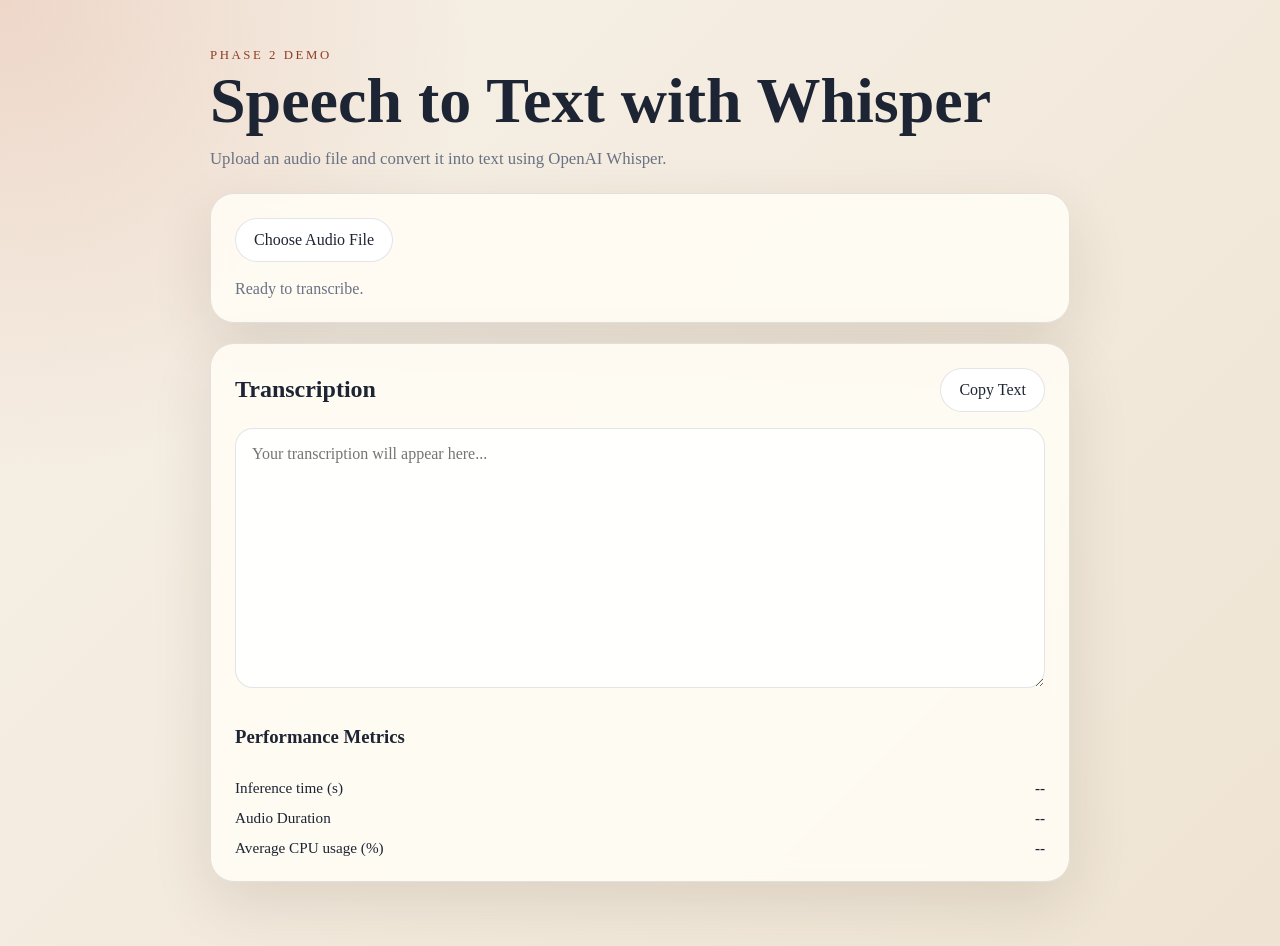
<file: templates/index.html>
<!DOCTYPE html>
<html lang="en">
<head>
  <meta charset="UTF-8">
  <meta name="viewport" content="width=device-width, initial-scale=1.0">
  <title>Whisper SST Demo</title>
  <link rel="stylesheet" href="/static/styles.css">
</head>
<body>
  <main class="page">
    <section class="hero">
      <p class="eyebrow">Phase 2 Demo</p>
      <h1>Speech to Text with Whisper</h1>
      <p class="subtitle">
        Upload an audio file and convert it into text using OpenAI Whisper.
      </p>
    </section>

    <section class="card controls">
      <div class="actions">
        <label class="upload">
          <input id="fileInput" type="file" accept="audio/*">
          <span>Choose Audio File</span>
        </label>
      </div>

      <div class="status-row">
        <span id="status">Ready to transcribe.</span>
      </div>
    </section>

    <section class="card result-card">
      <div class="result-header">
        <h2>Transcription</h2>
        <button id="copyButton" class="secondary">Copy Text</button>
      </div>
      <textarea id="result" placeholder="Your transcription will appear here..." readonly></textarea>
      <div class="metrics">
        <h3>Performance Metrics</h3>
        <div class="metric-row">
          <span>Inference time (s)</span>
          <span id="inferenceTime">--</span>
        </div>
        <div class="metric-row">
          <span>Audio Duration</span>
          <span id="audioDuration">--</span>
        </div>
        <div class="metric-row">
          <span>Average CPU usage (%)</span>
          <span id="avgCpu">--</span>
        </div>
      </div>
    </section>
  </main>

  <script src="/static/app.js"></script>
</body>
</html>
</file>
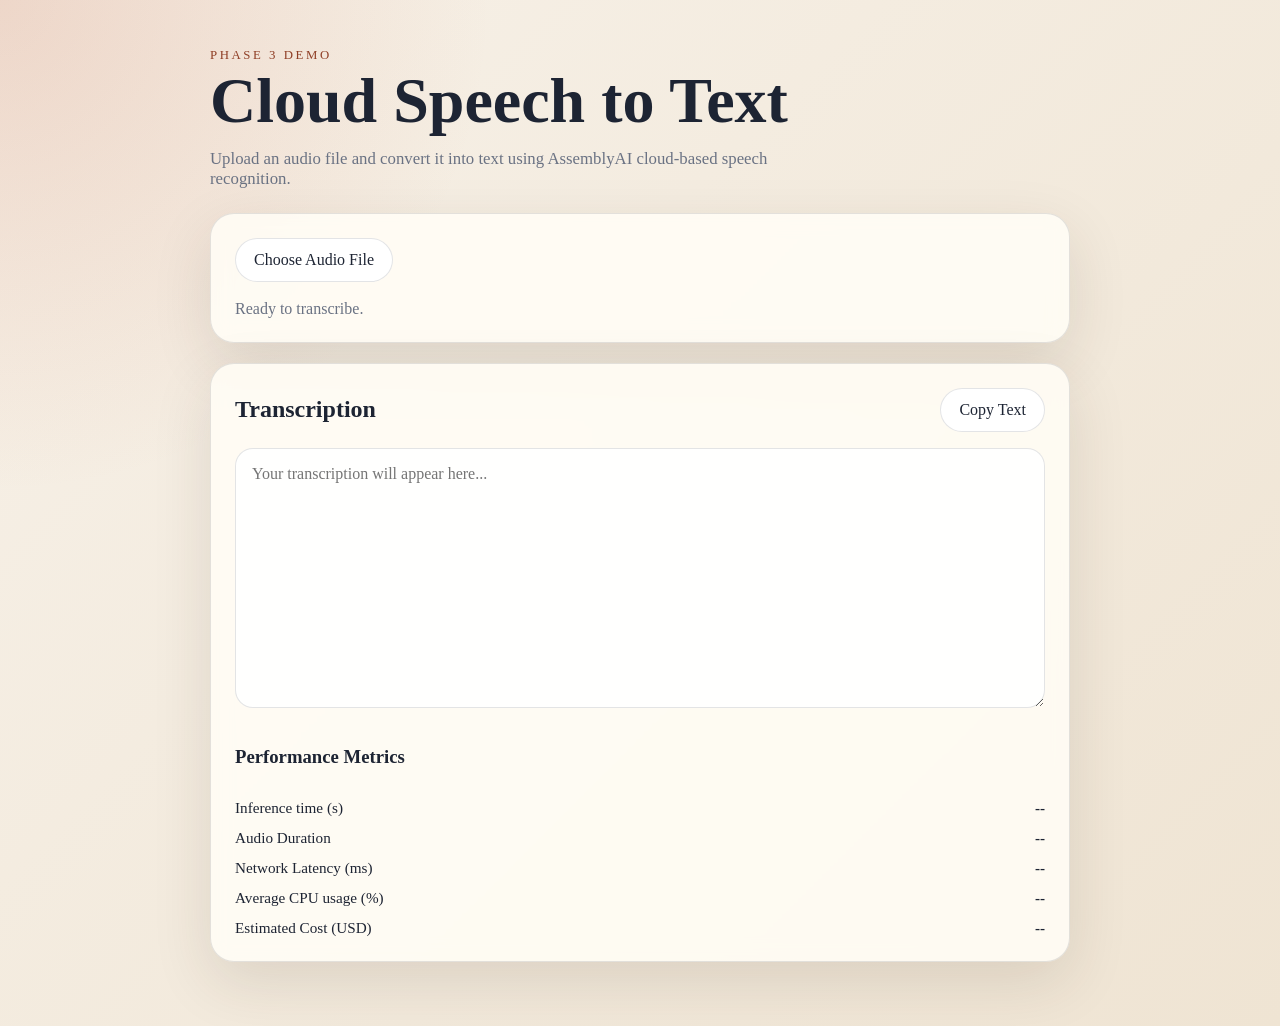
<file: templates/cloud_index.html>
<!DOCTYPE html>
<html lang="en">
<head>
  <meta charset="UTF-8">
  <meta name="viewport" content="width=device-width, initial-scale=1.0">
  <title>Cloud Speech to Text — AssemblyAI</title>
  <link rel="stylesheet" href="/static/styles.css">
</head>
<body>
  <main class="page">

    <section class="hero">
      <p class="eyebrow">Phase 3 Demo</p>
      <h1>Cloud Speech to Text</h1>
      <p class="subtitle">
        Upload an audio file and convert it into text using AssemblyAI cloud-based speech recognition.
      </p>
    </section>

    <section class="card controls">
      <div class="actions">
        <label class="upload">
          <input id="fileInput" type="file" accept="audio/*">
          <span>Choose Audio File</span>
        </label>
      </div>
      <div class="status-row">
        <span id="status">Ready to transcribe.</span>
      </div>
    </section>

    <section class="card result-card">
      <div class="result-header">
        <h2>Transcription</h2>
        <button id="copyButton" class="secondary">Copy Text</button>
      </div>
      <textarea id="result" placeholder="Your transcription will appear here..." readonly></textarea>

      <div class="metrics">
        <h3>Performance Metrics</h3>

        <div class="metric-row">
          <span>Inference time (s)</span>
          <span id="inferenceTime">--</span>
        </div>

        <div class="metric-row">
          <span>Audio Duration</span>
          <span id="audioDuration">--</span>
        </div>

        <div class="metric-row">
          <span>Network Latency (ms)</span>
          <span id="networkLatency">--</span>
        </div>

        <div class="metric-row">
          <span>Average CPU usage (%)</span>
          <span id="avgCpu">--</span>
        </div>

        <div class="metric-row">
          <span>Estimated Cost (USD)</span>
          <span id="costUsd">--</span>
        </div>

      </div>
    </section>

  </main>
  <script src="/static/cloud_app.js"></script>
</body>
</html>
</file>
<file: static/styles.css>
:root {
  --bg: #f4efe6;
  --panel: rgba(255, 252, 245, 0.92);
  --text: #1d2433;
  --muted: #6a7283;
  --line: rgba(29, 36, 51, 0.12);
  --accent: #c35f3d;
  --accent-dark: #8f3e25;
  --shadow: 0 20px 60px rgba(61, 44, 24, 0.12);
}

* {
  box-sizing: border-box;
}

body {
  margin: 0;
  min-height: 100vh;
  font-family: Georgia, "Times New Roman", serif;
  color: var(--text);
  background:
    radial-gradient(circle at top left, rgba(195, 95, 61, 0.18), transparent 30%),
    linear-gradient(135deg, #f7f1e8 0%, #efe4d3 100%);
}

.page {
  max-width: 900px;
  margin: 0 auto;
  padding: 48px 20px 64px;
}

.hero {
  margin-bottom: 24px;
}

.eyebrow {
  margin: 0 0 8px;
  text-transform: uppercase;
  letter-spacing: 0.2em;
  font-size: 0.8rem;
  color: var(--accent-dark);
}

h1 {
  margin: 0;
  font-size: clamp(2.4rem, 5vw, 4rem);
  line-height: 0.95;
}

.subtitle {
  max-width: 640px;
  font-size: 1.05rem;
  color: var(--muted);
}

.card {
  background: var(--panel);
  border: 1px solid var(--line);
  border-radius: 24px;
  padding: 24px;
  box-shadow: var(--shadow);
  backdrop-filter: blur(10px);
}

.metrics {
  margin-top: 16px;
  display: grid;
  gap: 12px;
}

.metric-row {
  display: flex;
  align-items: center;
  justify-content: space-between;
  gap: 16px;
  font-size: 0.95rem;
  color: var(--text);
}

.metric-row label {
  font-weight: 600;
}

.metric-row input {
  width: 160px;
  border: 1px solid var(--line);
  border-radius: 12px;
  padding: 8px 10px;
  background: rgba(255, 255, 255, 0.95);
  font: inherit;
}

.metric-row span:last-child {
  font-weight: 600;
}

.metric-note {
  margin: 4px 0 0;
  font-size: 0.85rem;
  color: var(--muted);
}

.controls {
  margin-bottom: 20px;
}

.actions {
  display: flex;
  gap: 12px;
  flex-wrap: wrap;
}

button,
.upload span {
  font: inherit;
}

button,
.upload span {
  display: inline-flex;
  align-items: center;
  justify-content: center;
  border-radius: 999px;
  border: 0;
  padding: 12px 18px;
  cursor: pointer;
  transition: transform 0.2s ease, opacity 0.2s ease;
}

button:hover,
.upload span:hover {
  transform: translateY(-1px);
}

.primary {
  background: var(--accent);
  color: #fff;
}

.secondary,
.upload span {
  background: #fff;
  color: var(--text);
  border: 1px solid var(--line);
}

.upload input {
  display: none;
}

.status-row {
  margin-top: 18px;
  color: var(--muted);
}

.result-header {
  display: flex;
  align-items: center;
  justify-content: space-between;
  gap: 12px;
}

h2 {
  margin: 0;
}

textarea {
  width: 100%;
  min-height: 260px;
  margin-top: 16px;
  resize: vertical;
  border: 1px solid var(--line);
  border-radius: 18px;
  padding: 16px;
  font: inherit;
  background: rgba(255, 255, 255, 0.92);
}

.meta {
  margin-top: 12px;
  color: var(--muted);
}

@media (max-width: 640px) {
  .page {
    padding-top: 32px;
  }

  .result-header {
    flex-direction: column;
    align-items: stretch;
  }
}
</file>
